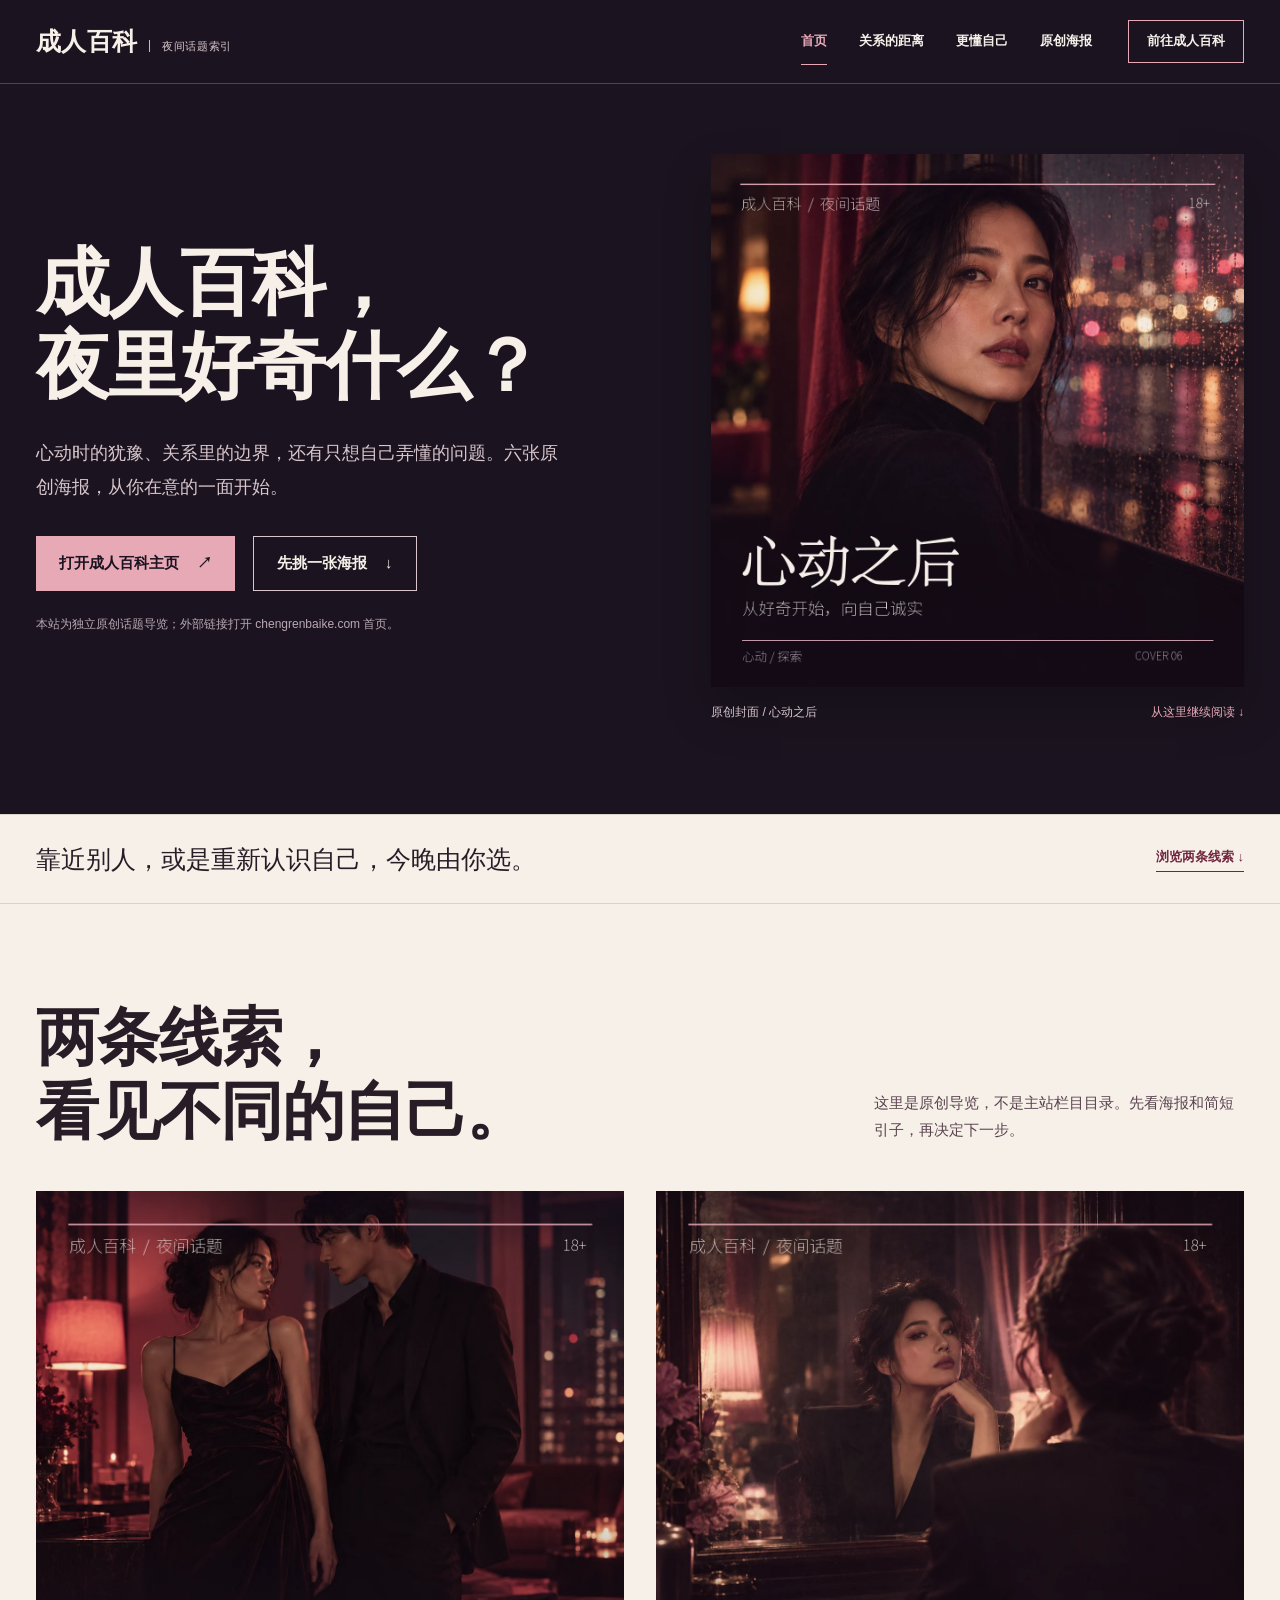
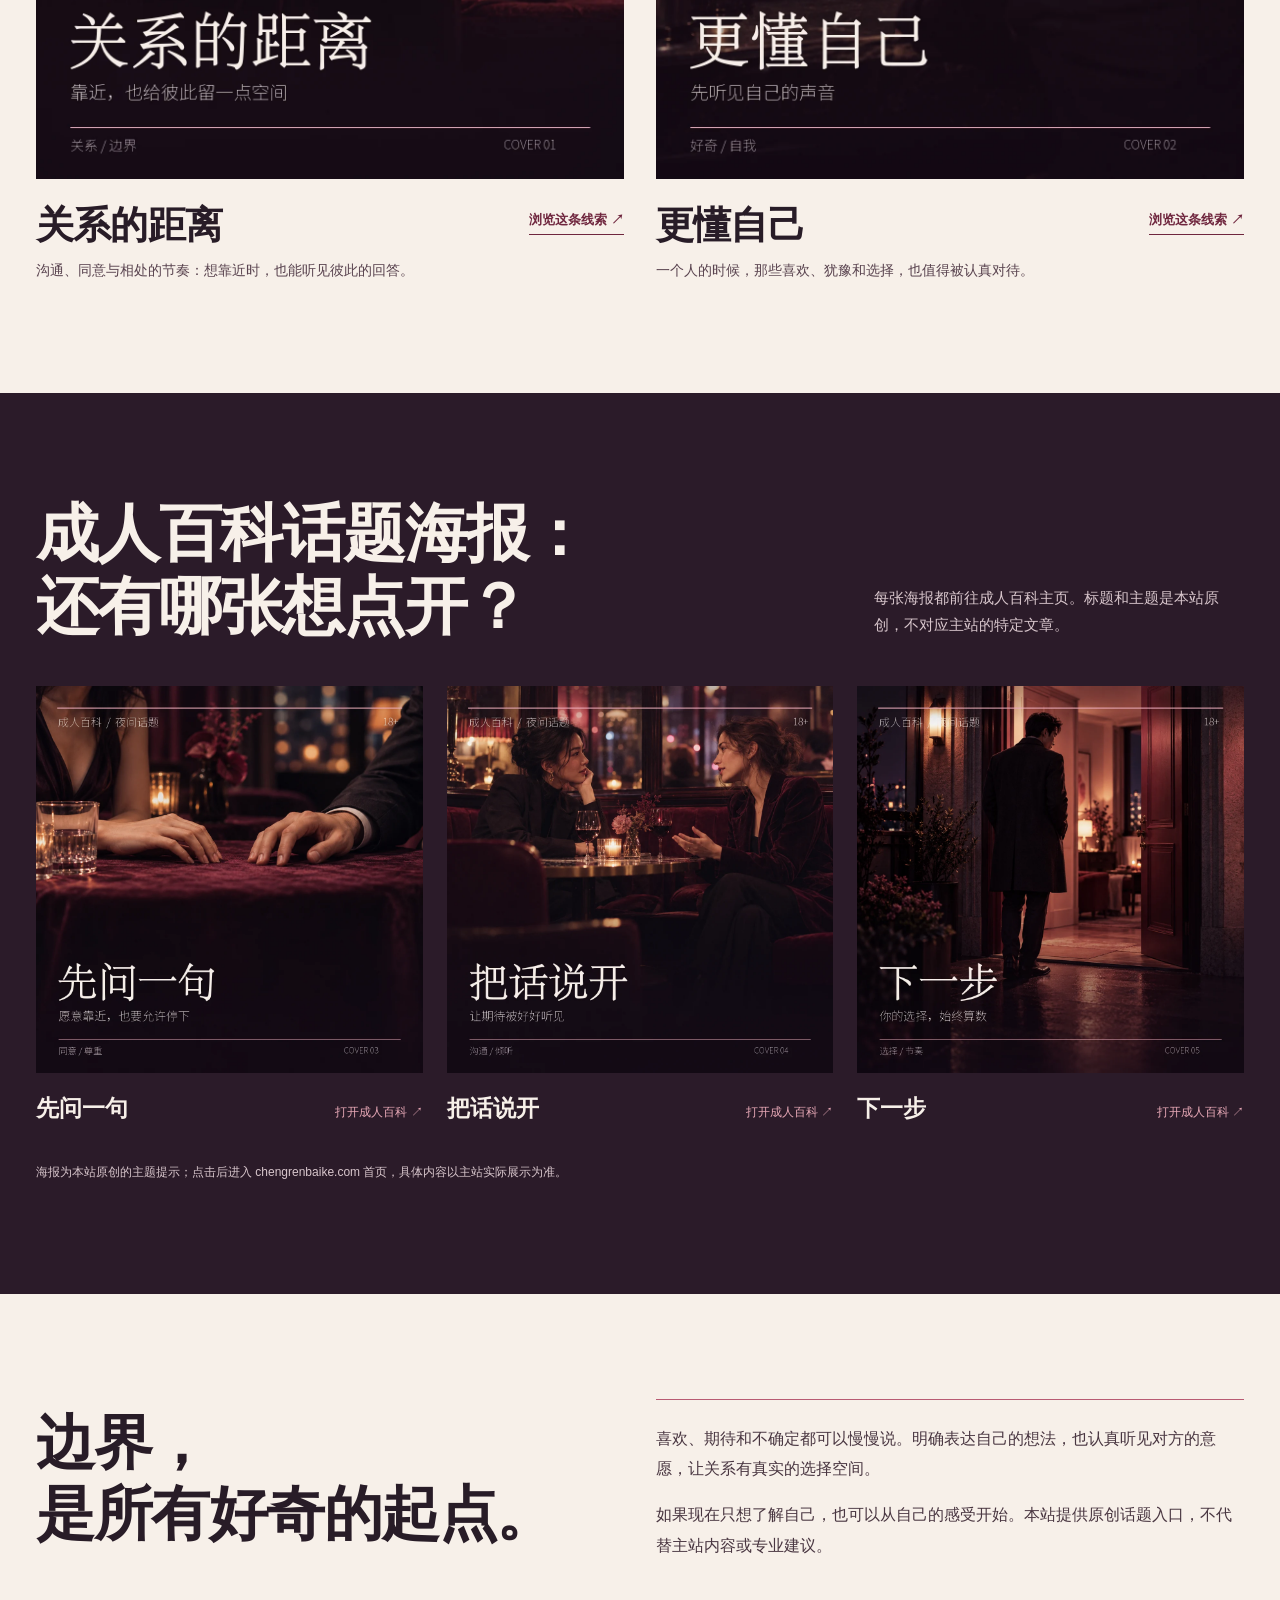
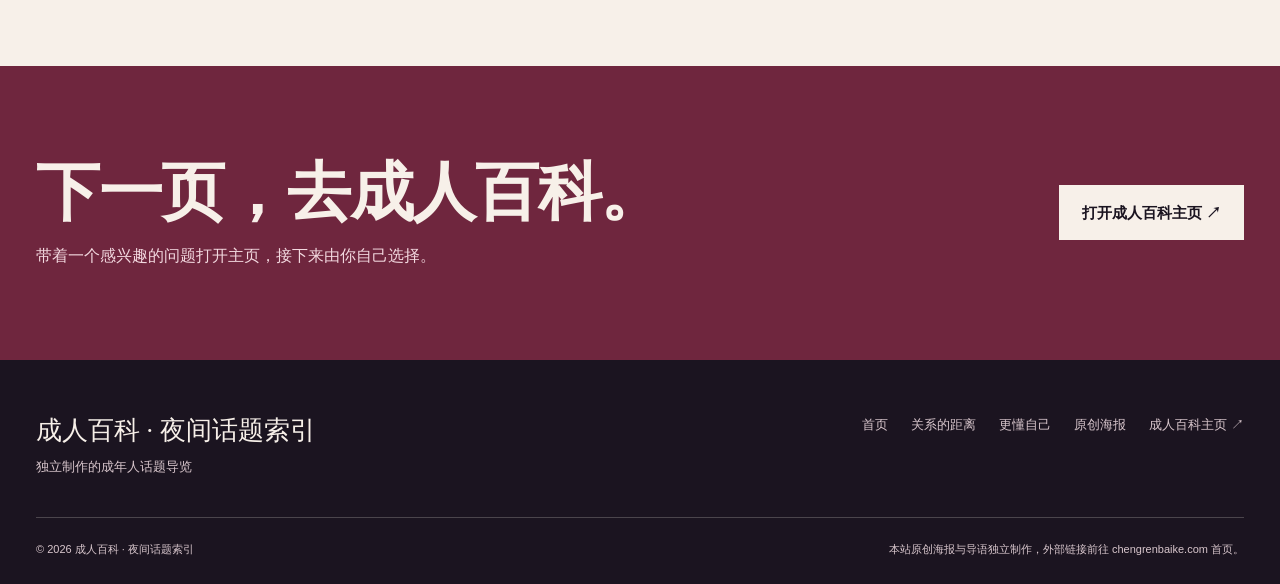
<file: index.html>
<!doctype html>
<html lang="zh-CN">
<head>
  <meta charset="utf-8">
  <meta name="viewport" content="width=device-width, initial-scale=1">
  <meta name="theme-color" content="#1b1420">
  <meta name="description" content="成人百科夜间话题索引：浏览六张原创成人主题海报，从亲密沟通、关系边界与自我探索出发，前往成人百科主页继续了解。">
  <meta name="keywords" content="成人百科,成人百科入口,成人话题海报,亲密关系,边界,自我探索">
  <meta property="og:type" content="website">
  <meta property="og:title" content="成人百科 · 夜间话题索引｜关系、边界与自我探索">
  <meta property="og:description" content="六张原创成人话题海报，两条夜间阅读线索，清楚前往成人百科主页。">
  <title>成人百科 · 夜间话题索引｜成人关系与自我探索海报</title>
  <link rel="icon" type="image/svg+xml" href="assets/favicon.svg">
  <link rel="stylesheet" href="assets/site.css">
</head>
<body>
  <a class="skip-link" href="#main">跳到主要内容</a>
  <header class="site-header"><div class="shell header-inner">
    <a class="brand" href="index.html" aria-label="成人百科夜间话题索引首页"><strong>成人百科</strong><span>夜间话题索引</span></a>
    <nav class="main-nav" aria-label="主导航"><a aria-current="page" href="index.html">首页</a><a href="relationship.html">关系的距离</a><a href="self.html">更懂自己</a><a href="#posters">原创海报</a></nav>
    <a class="header-link" href="https://chengrenbaike.com/" target="_blank" rel="noopener noreferrer">前往成人百科</a>
    <details class="mobile-nav"><summary aria-label="打开站点导航"><svg viewBox="0 0 24 24" fill="none" aria-hidden="true"><path d="M3 7h18M3 12h18M3 17h18"/></svg></summary><nav aria-label="手机导航"><a aria-current="page" href="index.html">首页</a><a href="relationship.html">关系的距离</a><a href="self.html">更懂自己</a><a href="#posters">原创海报</a><a href="https://chengrenbaike.com/" target="_blank" rel="noopener noreferrer">前往成人百科</a></nav></details>
  </div></header>
  <main id="main">
    <section class="hero" aria-labelledby="hero-title"><div class="shell hero-grid">
      <div class="hero-copy"><h1 id="hero-title"><span>成人百科，</span><span>夜里好奇什么？</span></h1><p class="hero-intro">心动时的犹豫、关系里的边界，还有只想自己弄懂的问题。六张原创海报，从你在意的一面开始。</p><div class="hero-actions"><a class="button button-primary" href="https://chengrenbaike.com/" target="_blank" rel="noopener noreferrer">打开成人百科主页 <span aria-hidden="true">↗</span></a><a class="button button-secondary" href="#routes">先挑一张海报 <span aria-hidden="true">↓</span></a></div><p class="hero-disclosure">本站为独立原创话题导览；外部链接打开 chengrenbaike.com 首页。</p></div>
      <a class="hero-cover" href="self.html" aria-label="查看更懂自己话题线索"><img src="assets/covers/curiosity.webp" alt="原创海报《心动之后》：夜晚窗前一位成年人的肖像，主题是心动与探索" width="1200" height="1200"><span class="cover-caption"><span>原创封面 / 心动之后</span><span>从这里继续阅读 ↓</span></span></a>
    </div></section>

    <div class="intro-strip"><div class="shell intro-strip-inner"><p>靠近别人，或是重新认识自己，今晚由你选。</p><a href="#routes">浏览两条线索 ↓</a></div></div>

    <section class="routes" id="routes" aria-labelledby="routes-title"><div class="shell">
      <div class="section-heading"><h2 id="routes-title">两条线索，<br>看见不同的自己。</h2><p>这里是原创导览，不是主站栏目目录。先看海报和简短引子，再决定下一步。</p></div>
      <div class="route-grid">
        <article><a class="route-cover" href="relationship.html" aria-label="浏览关系的距离"><img src="assets/covers/relationship.webp" alt="原创海报《关系的距离》：两位成年人的夜间肖像，讨论靠近与边界" width="1200" height="1200"></a><div class="route-info"><div><h3>关系的距离</h3><p>沟通、同意与相处的节奏：想靠近时，也能听见彼此的回答。</p></div><a href="relationship.html">浏览这条线索 ↗</a></div></article>
        <article><a class="route-cover" href="self.html" aria-label="浏览更懂自己"><img src="assets/covers/self.webp" alt="原创海报《更懂自己》：成年人在镜前凝视自己，讨论好奇与自我认识" width="1200" height="1200"></a><div class="route-info"><div><h3>更懂自己</h3><p>一个人的时候，那些喜欢、犹豫和选择，也值得被认真对待。</p></div><a href="self.html">浏览这条线索 ↗</a></div></article>
      </div>
    </div></section>

    <section class="poster-section" id="posters" aria-labelledby="posters-title"><div class="shell">
      <div class="section-heading"><h2 id="posters-title">成人百科话题海报：<br>还有哪张想点开？</h2><p>每张海报都前往成人百科主页。标题和主题是本站原创，不对应主站的特定文章。</p></div>
      <div class="poster-grid">
        <a class="poster-tile" href="https://chengrenbaike.com/" target="_blank" rel="noopener noreferrer" aria-label="先问一句：打开成人百科主页"><img src="assets/covers/consent.webp" alt="原创海报《先问一句》：两位成年人隔着桌面靠近的手，主题是同意与尊重" width="1200" height="1200"><span class="poster-tile-meta"><strong>先问一句</strong><span>打开成人百科 ↗</span></span></a>
        <a class="poster-tile" href="https://chengrenbaike.com/" target="_blank" rel="noopener noreferrer" aria-label="把话说开：打开成人百科主页"><img src="assets/covers/conversation.webp" alt="原创海报《把话说开》：两位成年女性在夜间交谈，主题是沟通与倾听" width="1200" height="1200"><span class="poster-tile-meta"><strong>把话说开</strong><span>打开成人百科 ↗</span></span></a>
        <a class="poster-tile" href="https://chengrenbaike.com/" target="_blank" rel="noopener noreferrer" aria-label="下一步：打开成人百科主页"><img src="assets/covers/choice.webp" alt="原创海报《下一步》：一位成年人站在夜间敞开的门前，主题是自主选择" width="1200" height="1200"><span class="poster-tile-meta"><strong>下一步</strong><span>打开成人百科 ↗</span></span></a>
      </div><p class="poster-disclosure">海报为本站原创的主题提示；点击后进入 chengrenbaike.com 首页，具体内容以主站实际展示为准。</p>
    </div></section>

    <section class="editorial-note" aria-labelledby="note-title"><div class="shell note-grid"><h2 id="note-title">边界，<br>是所有好奇的起点。</h2><div class="note-copy"><p>喜欢、期待和不确定都可以慢慢说。明确表达自己的想法，也认真听见对方的意愿，让关系有真实的选择空间。</p><p>如果现在只想了解自己，也可以从自己的感受开始。本站提供原创话题入口，不代替主站内容或专业建议。</p></div></div></section>
    <section class="closing" aria-labelledby="closing-title"><div class="shell closing-inner"><div><h2 id="closing-title">下一页，去成人百科。</h2><p>带着一个感兴趣的问题打开主页，接下来由你自己选择。</p></div><a class="button" href="https://chengrenbaike.com/" target="_blank" rel="noopener noreferrer">打开成人百科主页 ↗</a></div></section>
  </main>
  <footer class="site-footer"><div class="shell"><div class="footer-top"><div><a class="footer-brand" href="index.html">成人百科 · 夜间话题索引</a><p>独立制作的成年人话题导览</p></div><nav class="footer-nav" aria-label="页脚导航"><a href="index.html">首页</a><a href="relationship.html">关系的距离</a><a href="self.html">更懂自己</a><a href="#posters">原创海报</a><a href="https://chengrenbaike.com/" target="_blank" rel="noopener noreferrer">成人百科主页 ↗</a></nav></div><div class="footer-bottom"><span>© 2026 成人百科 · 夜间话题索引</span><span>本站原创海报与导语独立制作，外部链接前往 chengrenbaike.com 首页。</span></div></div></footer>
</body>
</html>
</file>
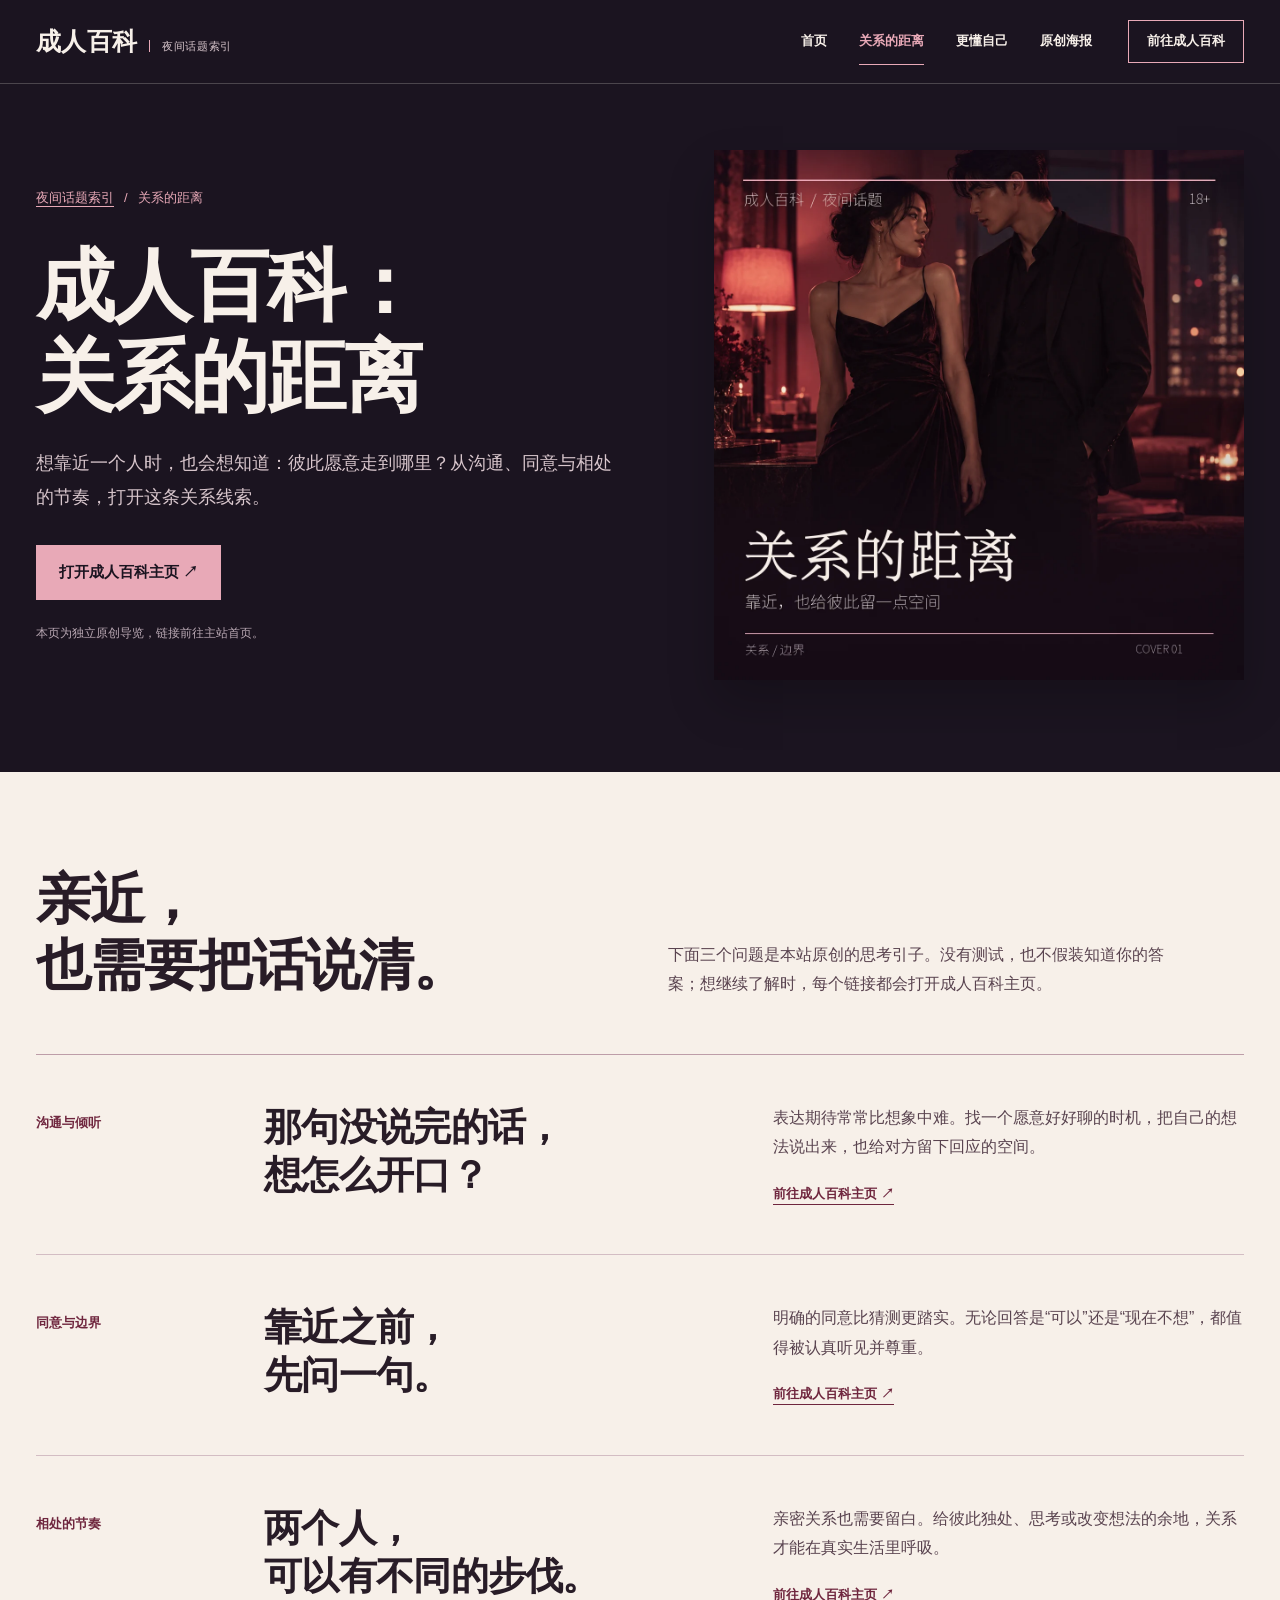
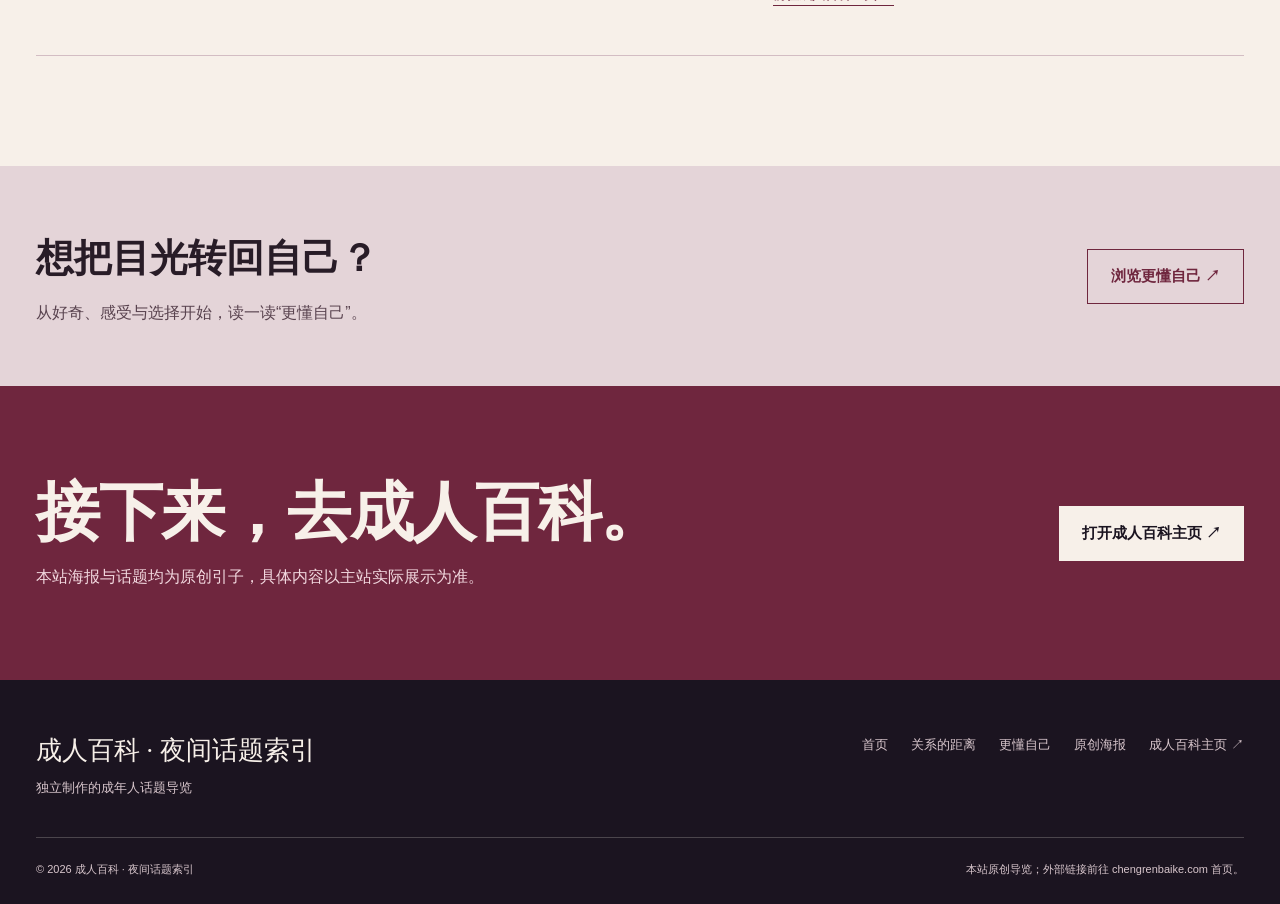
<file: relationship.html>
<!doctype html>
<html lang="zh-CN">
<head>
  <meta charset="utf-8">
  <meta name="viewport" content="width=device-width, initial-scale=1">
  <meta name="theme-color" content="#1b1420">
  <meta name="description" content="成人百科关系话题导览：从沟通、同意与相处节奏出发，浏览原创海报《关系的距离》，然后前往成人百科主页。">
  <meta name="keywords" content="成人百科,成人百科入口,亲密关系,关系边界,沟通,同意">
  <meta property="og:type" content="website">
  <meta property="og:title" content="成人百科 · 关系的距离｜夜间话题索引">
  <meta property="og:description" content="想靠近时，也听见彼此的边界。原创海报和关系话题导览。">
  <title>成人百科 · 关系的距离｜沟通、同意与亲密边界</title>
  <link rel="icon" type="image/svg+xml" href="assets/favicon.svg">
  <link rel="stylesheet" href="assets/site.css">
</head>
<body>
  <a class="skip-link" href="#main">跳到主要内容</a>
  <header class="site-header"><div class="shell header-inner">
    <a class="brand" href="index.html" aria-label="成人百科夜间话题索引首页"><strong>成人百科</strong><span>夜间话题索引</span></a>
    <nav class="main-nav" aria-label="主导航"><a href="index.html">首页</a><a aria-current="page" href="relationship.html">关系的距离</a><a href="self.html">更懂自己</a><a href="index.html#posters">原创海报</a></nav>
    <a class="header-link" href="https://chengrenbaike.com/" target="_blank" rel="noopener noreferrer">前往成人百科</a>
    <details class="mobile-nav"><summary aria-label="打开站点导航"><svg viewBox="0 0 24 24" fill="none" aria-hidden="true"><path d="M3 7h18M3 12h18M3 17h18"/></svg></summary><nav aria-label="手机导航"><a href="index.html">首页</a><a aria-current="page" href="relationship.html">关系的距离</a><a href="self.html">更懂自己</a><a href="index.html#posters">原创海报</a><a href="https://chengrenbaike.com/" target="_blank" rel="noopener noreferrer">前往成人百科</a></nav></details>
  </div></header>
  <main id="main">
    <section class="page-hero" aria-labelledby="page-title"><div class="shell page-hero-grid"><div><p class="breadcrumbs"><a href="index.html">夜间话题索引</a><span aria-hidden="true">/</span><span>关系的距离</span></p><h1 id="page-title">成人百科：<br>关系的距离</h1><p class="lede">想靠近一个人时，也会想知道：彼此愿意走到哪里？从沟通、同意与相处的节奏，打开这条关系线索。</p><a class="button button-primary" href="https://chengrenbaike.com/" target="_blank" rel="noopener noreferrer">打开成人百科主页 ↗</a><p class="hero-disclosure">本页为独立原创导览，链接前往主站首页。</p></div><div class="page-hero-cover"><img src="assets/covers/relationship.webp" alt="原创海报《关系的距离》：两位成年人在夜间相视，主题是靠近与边界" width="1200" height="1200"></div></div></section>
    <section class="reading" aria-labelledby="reading-title"><div class="shell"><div class="reading-intro"><h2 id="reading-title">亲近，<br>也需要把话说清。</h2><p>下面三个问题是本站原创的思考引子。没有测试，也不假装知道你的答案；想继续了解时，每个链接都会打开成人百科主页。</p></div>
      <article class="reading-row"><div class="topic">沟通与倾听</div><h3>那句没说完的话，<br>想怎么开口？</h3><div><p>表达期待常常比想象中难。找一个愿意好好聊的时机，把自己的想法说出来，也给对方留下回应的空间。</p><a class="text-link" href="https://chengrenbaike.com/" target="_blank" rel="noopener noreferrer">前往成人百科主页 ↗</a></div></article>
      <article class="reading-row"><div class="topic">同意与边界</div><h3>靠近之前，<br>先问一句。</h3><div><p>明确的同意比猜测更踏实。无论回答是“可以”还是“现在不想”，都值得被认真听见并尊重。</p><a class="text-link" href="https://chengrenbaike.com/" target="_blank" rel="noopener noreferrer">前往成人百科主页 ↗</a></div></article>
      <article class="reading-row"><div class="topic">相处的节奏</div><h3>两个人，<br>可以有不同的步伐。</h3><div><p>亲密关系也需要留白。给彼此独处、思考或改变想法的余地，关系才能在真实生活里呼吸。</p><a class="text-link" href="https://chengrenbaike.com/" target="_blank" rel="noopener noreferrer">前往成人百科主页 ↗</a></div></article>
    </div></section>
    <section class="related"><div class="shell related-inner"><div><h2>想把目光转回自己？</h2><p>从好奇、感受与选择开始，读一读“更懂自己”。</p></div><a class="button" href="self.html">浏览更懂自己 ↗</a></div></section>
    <section class="closing" aria-labelledby="closing-title"><div class="shell closing-inner"><div><h2 id="closing-title">接下来，去成人百科。</h2><p>本站海报与话题均为原创引子，具体内容以主站实际展示为准。</p></div><a class="button" href="https://chengrenbaike.com/" target="_blank" rel="noopener noreferrer">打开成人百科主页 ↗</a></div></section>
  </main>
  <footer class="site-footer"><div class="shell"><div class="footer-top"><div><a class="footer-brand" href="index.html">成人百科 · 夜间话题索引</a><p>独立制作的成年人话题导览</p></div><nav class="footer-nav" aria-label="页脚导航"><a href="index.html">首页</a><a href="relationship.html">关系的距离</a><a href="self.html">更懂自己</a><a href="index.html#posters">原创海报</a><a href="https://chengrenbaike.com/" target="_blank" rel="noopener noreferrer">成人百科主页 ↗</a></nav></div><div class="footer-bottom"><span>© 2026 成人百科 · 夜间话题索引</span><span>本站原创导览；外部链接前往 chengrenbaike.com 首页。</span></div></div></footer>
</body>
</html>
</file>
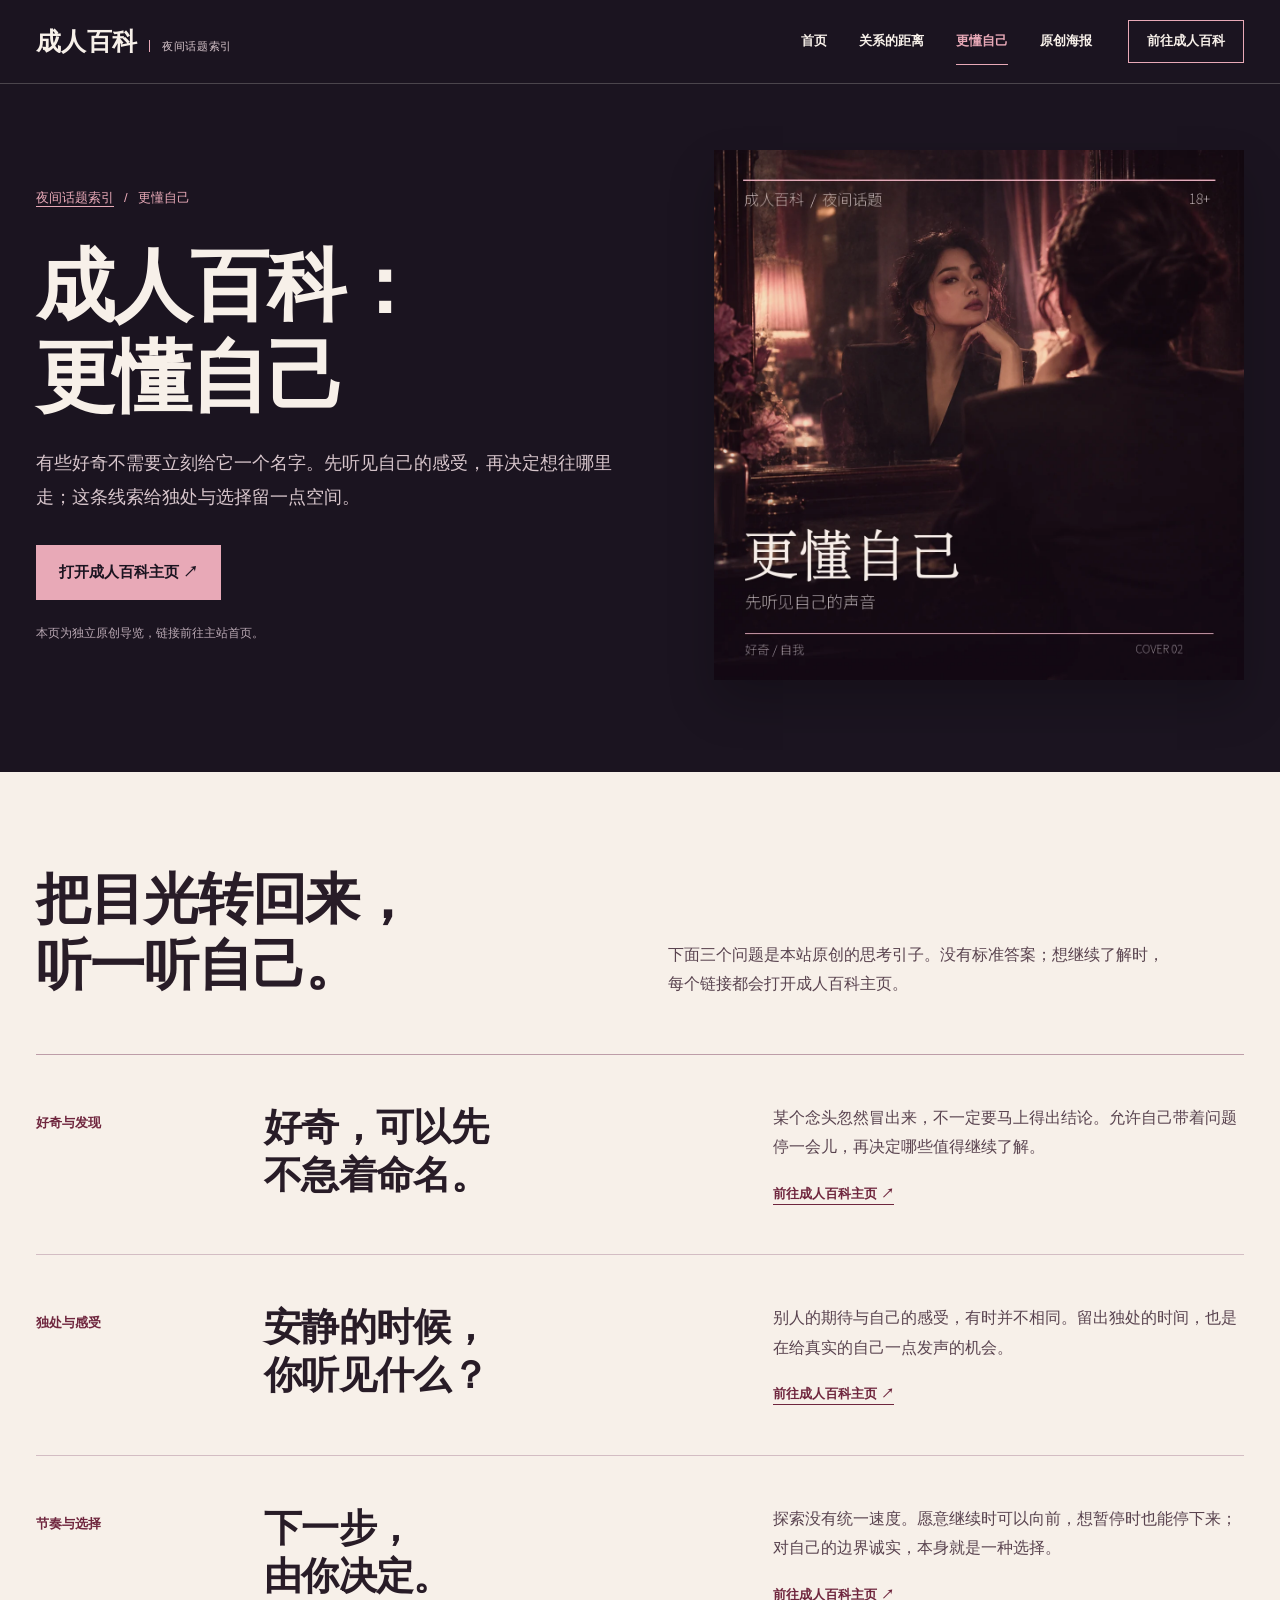
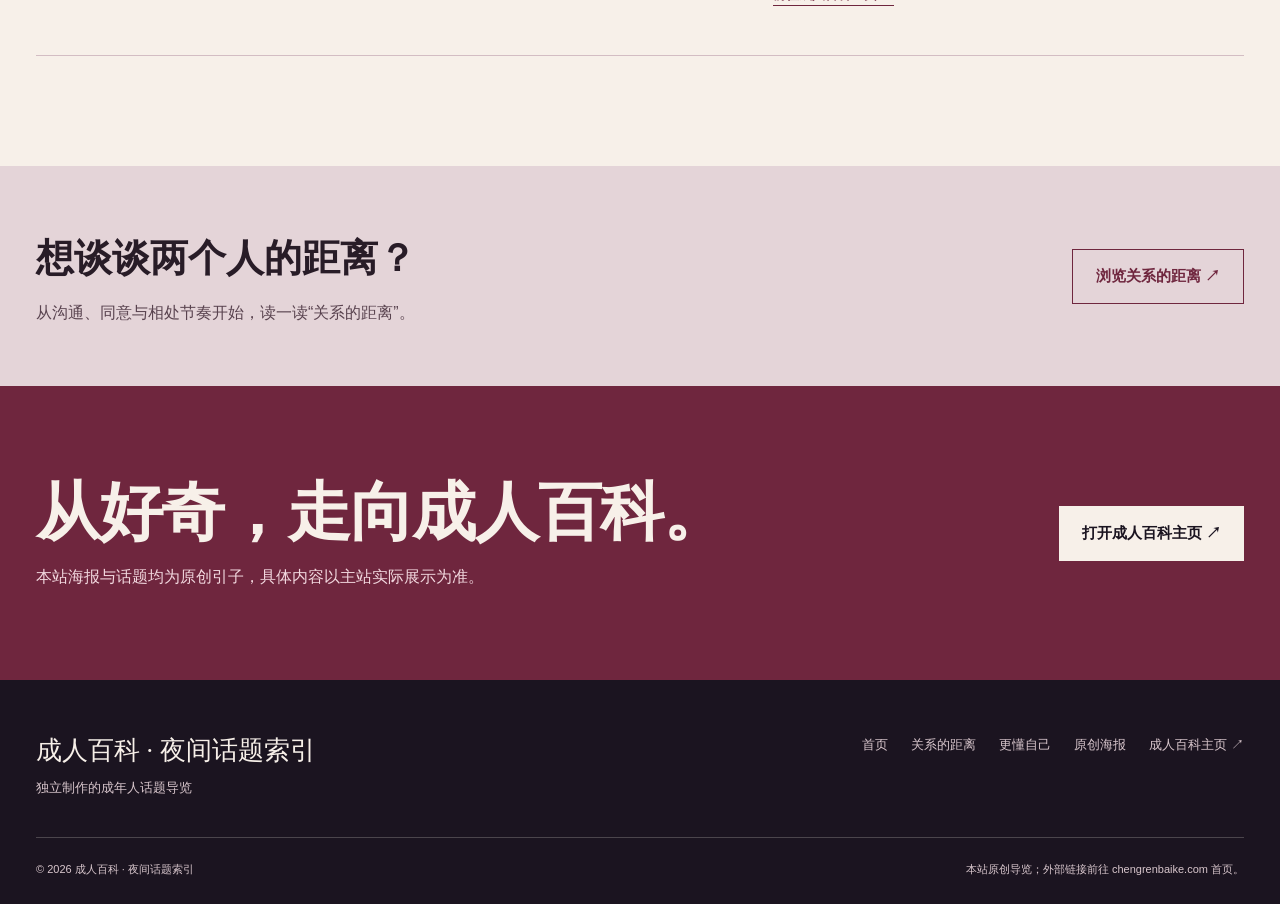
<file: self.html>
<!doctype html>
<html lang="zh-CN">
<head>
  <meta charset="utf-8">
  <meta name="viewport" content="width=device-width, initial-scale=1">
  <meta name="theme-color" content="#1b1420">
  <meta name="description" content="成人百科自我探索话题导览：从好奇、独处和自主选择出发，浏览原创海报《更懂自己》，然后前往成人百科主页。">
  <meta name="keywords" content="成人百科,成人百科入口,自我探索,成人好奇,自主选择">
  <meta property="og:type" content="website">
  <meta property="og:title" content="成人百科 · 更懂自己｜夜间话题索引">
  <meta property="og:description" content="关于好奇、感受和选择的原创海报与夜间话题导览。">
  <title>成人百科 · 更懂自己｜好奇、感受与自我探索</title>
  <link rel="icon" type="image/svg+xml" href="assets/favicon.svg">
  <link rel="stylesheet" href="assets/site.css">
</head>
<body>
  <a class="skip-link" href="#main">跳到主要内容</a>
  <header class="site-header"><div class="shell header-inner">
    <a class="brand" href="index.html" aria-label="成人百科夜间话题索引首页"><strong>成人百科</strong><span>夜间话题索引</span></a>
    <nav class="main-nav" aria-label="主导航"><a href="index.html">首页</a><a href="relationship.html">关系的距离</a><a aria-current="page" href="self.html">更懂自己</a><a href="index.html#posters">原创海报</a></nav>
    <a class="header-link" href="https://chengrenbaike.com/" target="_blank" rel="noopener noreferrer">前往成人百科</a>
    <details class="mobile-nav"><summary aria-label="打开站点导航"><svg viewBox="0 0 24 24" fill="none" aria-hidden="true"><path d="M3 7h18M3 12h18M3 17h18"/></svg></summary><nav aria-label="手机导航"><a href="index.html">首页</a><a href="relationship.html">关系的距离</a><a aria-current="page" href="self.html">更懂自己</a><a href="index.html#posters">原创海报</a><a href="https://chengrenbaike.com/" target="_blank" rel="noopener noreferrer">前往成人百科</a></nav></details>
  </div></header>
  <main id="main">
    <section class="page-hero" aria-labelledby="page-title"><div class="shell page-hero-grid"><div><p class="breadcrumbs"><a href="index.html">夜间话题索引</a><span aria-hidden="true">/</span><span>更懂自己</span></p><h1 id="page-title">成人百科：<br>更懂自己</h1><p class="lede">有些好奇不需要立刻给它一个名字。先听见自己的感受，再决定想往哪里走；这条线索给独处与选择留一点空间。</p><a class="button button-primary" href="https://chengrenbaike.com/" target="_blank" rel="noopener noreferrer">打开成人百科主页 ↗</a><p class="hero-disclosure">本页为独立原创导览，链接前往主站首页。</p></div><div class="page-hero-cover"><img src="assets/covers/self.webp" alt="原创海报《更懂自己》：一位成年人凝视镜中的自己，主题是好奇与自我认识" width="1200" height="1200"></div></div></section>
    <section class="reading" aria-labelledby="reading-title"><div class="shell"><div class="reading-intro"><h2 id="reading-title">把目光转回来，<br>听一听自己。</h2><p>下面三个问题是本站原创的思考引子。没有标准答案；想继续了解时，每个链接都会打开成人百科主页。</p></div>
      <article class="reading-row"><div class="topic">好奇与发现</div><h3>好奇，可以先<br>不急着命名。</h3><div><p>某个念头忽然冒出来，不一定要马上得出结论。允许自己带着问题停一会儿，再决定哪些值得继续了解。</p><a class="text-link" href="https://chengrenbaike.com/" target="_blank" rel="noopener noreferrer">前往成人百科主页 ↗</a></div></article>
      <article class="reading-row"><div class="topic">独处与感受</div><h3>安静的时候，<br>你听见什么？</h3><div><p>别人的期待与自己的感受，有时并不相同。留出独处的时间，也是在给真实的自己一点发声的机会。</p><a class="text-link" href="https://chengrenbaike.com/" target="_blank" rel="noopener noreferrer">前往成人百科主页 ↗</a></div></article>
      <article class="reading-row"><div class="topic">节奏与选择</div><h3>下一步，<br>由你决定。</h3><div><p>探索没有统一速度。愿意继续时可以向前，想暂停时也能停下来；对自己的边界诚实，本身就是一种选择。</p><a class="text-link" href="https://chengrenbaike.com/" target="_blank" rel="noopener noreferrer">前往成人百科主页 ↗</a></div></article>
    </div></section>
    <section class="related"><div class="shell related-inner"><div><h2>想谈谈两个人的距离？</h2><p>从沟通、同意与相处节奏开始，读一读“关系的距离”。</p></div><a class="button" href="relationship.html">浏览关系的距离 ↗</a></div></section>
    <section class="closing" aria-labelledby="closing-title"><div class="shell closing-inner"><div><h2 id="closing-title">从好奇，走向成人百科。</h2><p>本站海报与话题均为原创引子，具体内容以主站实际展示为准。</p></div><a class="button" href="https://chengrenbaike.com/" target="_blank" rel="noopener noreferrer">打开成人百科主页 ↗</a></div></section>
  </main>
  <footer class="site-footer"><div class="shell"><div class="footer-top"><div><a class="footer-brand" href="index.html">成人百科 · 夜间话题索引</a><p>独立制作的成年人话题导览</p></div><nav class="footer-nav" aria-label="页脚导航"><a href="index.html">首页</a><a href="relationship.html">关系的距离</a><a href="self.html">更懂自己</a><a href="index.html#posters">原创海报</a><a href="https://chengrenbaike.com/" target="_blank" rel="noopener noreferrer">成人百科主页 ↗</a></nav></div><div class="footer-bottom"><span>© 2026 成人百科 · 夜间话题索引</span><span>本站原创导览；外部链接前往 chengrenbaike.com 首页。</span></div></div></footer>
</body>
</html>
</file>
<file: assets/site.css>
:root{--night:#1b1420;--night-soft:#2b1b29;--wine:#6f263e;--rose:#b85b73;--blush:#e8a9b7;--ivory:#f7f0e9;--muted:#d8c6cc;--ink:#281c27;--line:rgba(247,240,233,.22);--max:1240px}
*{box-sizing:border-box}
html{scroll-behavior:smooth}
body{margin:0;background:var(--night);color:var(--ivory);font:16px/1.7 "Noto Sans SC","Microsoft YaHei","PingFang SC",sans-serif}
body::-webkit-scrollbar{width:10px}body::-webkit-scrollbar-track{background:var(--night)}body::-webkit-scrollbar-thumb{background:var(--wine);border:2px solid var(--night)}
::selection{background:var(--blush);color:var(--night)}
img{display:block;max-width:100%;height:auto}
a{color:inherit;text-decoration:none}
button,summary{font:inherit}
a:focus-visible,summary:focus-visible{outline:3px solid var(--blush);outline-offset:5px}
h1,h2,h3,p{margin-top:0}
h1,h2,h3{font-family:"STSong","Songti SC","SimSun",serif;font-weight:600;text-wrap:balance}
.shell{width:min(calc(100% - 72px),var(--max));margin-inline:auto}
.skip-link{position:absolute;z-index:60;top:-100px;left:18px;padding:9px 17px;background:var(--ivory);color:var(--night)}.skip-link:focus{top:12px}
.site-header{position:relative;z-index:30;border-bottom:1px solid var(--line);background:var(--night)}
.header-inner{display:flex;align-items:center;gap:36px;min-height:83px}
.brand{display:flex;align-items:baseline;gap:12px;min-width:max-content;line-height:1.1}
.brand strong{font-family:"STSong","Songti SC","SimSun",serif;font-size:25px;font-weight:600;letter-spacing:.01em}
.brand span{border-left:1px solid var(--blush);padding-left:12px;font-size:11px;letter-spacing:.06em;color:var(--muted)}
.main-nav{display:flex;align-items:center;gap:32px;margin-left:auto;font-size:13px;font-weight:600}
.main-nav a{padding:12px 0;border-bottom:1px solid transparent;white-space:nowrap}
.main-nav a:hover,.main-nav a[aria-current=page]{color:var(--blush);border-color:var(--blush)}
.header-link{display:inline-flex;justify-content:center;align-items:center;min-height:43px;padding:9px 18px;border:1px solid var(--blush);color:var(--ivory);font-size:13px;font-weight:700;white-space:nowrap}
.header-link:hover{background:var(--blush);color:var(--night)}
.mobile-nav{display:none}
.hero{padding:70px 0 92px;background:var(--night)}
.hero-grid{display:grid;grid-template-columns:1fr .91fr;align-items:center;gap:clamp(45px,7vw,110px)}
.hero-copy{max-width:620px}
.hero h1{font-size:clamp(4rem,5.8vw,5.3rem);letter-spacing:-.025em;line-height:1.12;margin:0 0 29px}
.hero h1 span{display:block}
.hero-intro{max-width:33rem;color:var(--muted);font-size:18px;line-height:1.85;margin:0 0 32px}
.hero-actions{display:flex;align-items:center;gap:18px;flex-wrap:wrap}
.button{display:inline-flex;align-items:center;justify-content:center;gap:18px;min-height:55px;padding:14px 23px;font-weight:700;font-size:15px;line-height:1.25;text-align:center;transition:background-color .2s ease,color .2s ease,border-color .2s ease}
.button-primary{background:var(--blush);color:var(--night)}.button-primary:hover{background:var(--ivory)}
.button-secondary{border:1px solid var(--muted);color:var(--ivory)}.button-secondary:hover{background:var(--ivory);color:var(--night)}
.hero-disclosure{color:#b9a8b3;font-size:12px;line-height:1.6;margin:24px 0 0}
.hero-cover{display:block;max-width:540px;position:relative}
.hero-cover img{width:100%;aspect-ratio:1;object-fit:cover;box-shadow:0 23px 45px rgba(0,0,0,.24)}
.cover-caption{display:flex;justify-content:space-between;gap:12px;margin-top:15px;color:var(--muted);font-size:12px}
.cover-caption span:last-child{color:var(--blush)}
.intro-strip{border-block:1px solid rgba(40,28,39,.14);background:var(--ivory);color:var(--ink)}
.intro-strip-inner{display:flex;align-items:center;justify-content:space-between;gap:30px;min-height:88px}
.intro-strip p{margin:0;font-family:"STSong","Songti SC","SimSun",serif;font-size:25px;line-height:1.4}
.intro-strip a{flex:none;color:var(--wine);font-size:13px;font-weight:700;border-bottom:1px solid currentColor;padding-bottom:3px}
.routes{background:var(--ivory);color:var(--ink);padding:98px 0 110px}
.section-heading{display:flex;align-items:end;justify-content:space-between;gap:30px;margin-bottom:42px}
.section-heading h2{font-size:clamp(2.6rem,4.9vw,4.9rem);letter-spacing:-.025em;line-height:1.17;margin:0}
.section-heading p{max-width:370px;margin:0 0 6px;font-size:15px;line-height:1.8;color:#59434f}
.route-grid{display:grid;grid-template-columns:1fr 1fr;gap:32px}
.route-cover{display:block;position:relative}
.route-cover img{width:100%;aspect-ratio:1;object-fit:cover;transition:transform .35s cubic-bezier(.2,.7,.2,1)}
.route-cover:hover img{transform:scale(1.016)}
.route-info{display:flex;align-items:start;justify-content:space-between;gap:25px;padding:23px 0 0}
.route-info h3{font-size:clamp(2.15rem,3vw,3.25rem);line-height:1.2;letter-spacing:-.02em;margin:0 0 10px}
.route-info p{font-size:14px;line-height:1.75;color:#59434f;max-width:430px;margin:0}
.route-info a{flex:none;color:var(--wine);font-size:13px;font-weight:700;border-bottom:1px solid currentColor;padding:7px 0 3px}
.poster-section{padding:105px 0 110px;background:var(--night-soft)}
.poster-section .section-heading p{color:var(--muted)}
.poster-grid{display:grid;grid-template-columns:repeat(3,minmax(0,1fr));gap:24px}
.poster-tile{display:block;min-width:0}
.poster-tile img{width:100%;aspect-ratio:1;object-fit:cover;transition:filter .2s ease,transform .35s cubic-bezier(.2,.7,.2,1)}
.poster-tile:hover img{filter:brightness(1.12);transform:translateY(-4px)}
.poster-tile-meta{display:flex;justify-content:space-between;gap:18px;align-items:baseline;padding:16px 0 0}
.poster-tile-meta strong{font-family:"STSong","Songti SC","SimSun",serif;font-size:23px;font-weight:600}
.poster-tile-meta span{color:var(--blush);font-size:12px;white-space:nowrap}
.poster-disclosure{margin:34px 0 0;color:var(--muted);font-size:12px;line-height:1.8}
.editorial-note{padding:105px 0;background:var(--ivory);color:var(--ink)}
.note-grid{display:grid;grid-template-columns:.9fr 1fr;gap:90px;align-items:center}
.note-grid h2{font-size:clamp(2.6rem,4.6vw,4.9rem);line-height:1.2;letter-spacing:-.025em;margin:0}
.note-copy{border-top:1px solid var(--rose);padding-top:24px;max-width:600px}
.note-copy p{font-size:16px;line-height:1.9;color:#493641;margin:0 0 16px}.note-copy p:last-child{margin-bottom:0}
.closing{padding:90px 0;background:var(--wine)}
.closing-inner{display:flex;justify-content:space-between;align-items:center;gap:50px}
.closing h2{font-size:clamp(2.6rem,5vw,5rem);line-height:1.16;letter-spacing:-.02em;margin:0 0 12px}
.closing p{color:#f2d8df;max-width:610px;margin:0}
.closing .button{flex:none;background:var(--ivory);color:var(--night)}.closing .button:hover{background:var(--blush)}
.site-footer{background:var(--night);color:var(--muted);padding:54px 0 26px}
.footer-top{display:flex;justify-content:space-between;gap:45px;padding-bottom:38px;border-bottom:1px solid var(--line)}
.footer-brand{display:block;font-family:"STSong","Songti SC","SimSun",serif;color:var(--ivory);font-size:26px;line-height:1.3;margin-bottom:9px}
.footer-top p{margin:0;font-size:13px}
.footer-nav{display:flex;align-items:start;gap:23px;flex-wrap:wrap;font-size:13px}.footer-nav a:hover{color:var(--ivory)}
.footer-bottom{display:flex;justify-content:space-between;gap:24px;padding-top:23px;font-size:11px;line-height:1.6}
.page-hero{padding:66px 0 92px;background:var(--night)}
.page-hero-grid{display:grid;grid-template-columns:1fr .9fr;align-items:center;gap:clamp(50px,7vw,110px)}
.breadcrumbs{display:flex;gap:10px;align-items:center;color:var(--blush);font-size:13px;margin:0 0 32px}.breadcrumbs a{text-decoration:underline;text-underline-offset:4px}
.page-hero h1{font-size:clamp(3.65rem,6.2vw,6rem);line-height:1.15;letter-spacing:-.025em;margin:0 0 24px}
.page-hero p.lede{max-width:38rem;color:var(--muted);font-size:18px;line-height:1.85;margin:0 0 31px}
.page-hero-cover img{width:100%;aspect-ratio:1;object-fit:cover;box-shadow:0 23px 45px rgba(0,0,0,.2)}
.reading{padding:95px 0 110px;background:var(--ivory);color:var(--ink)}
.reading-intro{display:grid;grid-template-columns:1fr 1fr;gap:55px;align-items:end;padding-bottom:55px;border-bottom:1px solid #bd9da8}
.reading-intro h2{font-size:clamp(2.5rem,4.3vw,4.5rem);line-height:1.2;letter-spacing:-.02em;margin:0}
.reading-intro p{max-width:510px;margin:0;color:#59434f;line-height:1.85}
.reading-row{display:grid;grid-template-columns:190px 1fr 1fr;gap:38px;align-items:start;padding:48px 0;border-bottom:1px solid #d3bdc3}
.reading-row .topic{font-size:13px;font-weight:700;color:var(--wine);padding-top:9px}
.reading-row h3{font-size:clamp(2rem,3vw,3rem);line-height:1.25;letter-spacing:-.018em;margin:0}
.reading-row p{color:#59434f;margin:0 0 17px;line-height:1.85}
.text-link{color:var(--wine);font-size:13px;font-weight:700;border-bottom:1px solid currentColor;padding-bottom:3px}
.related{background:#e4d4d8;color:var(--ink);padding:60px 0}
.related-inner{display:flex;justify-content:space-between;align-items:center;gap:40px}
.related h2{font-size:clamp(2rem,3vw,3rem);margin:0 0 8px}.related p{margin:0;color:#59434f}
.related .button{color:var(--wine);border:1px solid var(--wine)}.related .button:hover{background:var(--wine);color:var(--ivory)}
@media(max-width:1040px){.header-inner{gap:20px}.main-nav{gap:18px}.hero-grid,.page-hero-grid{gap:42px}.hero h1{font-size:clamp(3.5rem,6vw,5.3rem)}.reading-row{grid-template-columns:130px 1fr 1fr;gap:25px}}
@media(max-width:800px){.shell{width:min(calc(100% - 44px),var(--max))}.header-inner{min-height:72px}.main-nav,.header-link{display:none}.mobile-nav{display:block;margin-left:auto;position:relative}.mobile-nav summary{list-style:none;display:grid;place-items:center;width:44px;height:44px;border:1px solid var(--blush);cursor:pointer}.mobile-nav summary::-webkit-details-marker{display:none}.mobile-nav summary svg{width:21px;height:21px;stroke:var(--ivory);stroke-width:2}.mobile-nav nav{position:absolute;right:0;top:53px;display:flex;flex-direction:column;width:230px;padding:12px;background:var(--night);border:1px solid var(--blush);box-shadow:0 18px 35px rgba(0,0,0,.3)}.mobile-nav nav a{padding:10px 12px;font-size:14px}.mobile-nav nav a:hover{background:var(--wine)}.hero{padding:54px 0 69px}.hero-grid,.page-hero-grid{grid-template-columns:1fr;gap:35px}.hero-cover,.page-hero-cover{width:min(100%,560px);margin-inline:auto}.hero h1{font-size:clamp(3.7rem,9vw,5.7rem)}.route-grid{gap:20px}.route-info{display:block}.route-info a{display:inline-block;margin-top:12px}.poster-grid{gap:14px}.poster-tile-meta{display:block}.poster-tile-meta strong{display:block;font-size:19px}.poster-tile-meta span{display:block;margin-top:2px}.note-grid{gap:40px}.reading-row{grid-template-columns:100px 1fr;gap:15px}.reading-row p{grid-column:2}.related-inner{align-items:start}}
@media(max-width:600px){.shell{width:min(calc(100% - 34px),var(--max))}.brand strong{font-size:22px}.brand span{font-size:10px;padding-left:9px}.hero{padding:43px 0 61px}.hero h1{font-size:clamp(2.9rem,11vw,4.35rem);margin-bottom:19px}.hero-intro,.page-hero p.lede{font-size:15px;line-height:1.8}.hero-actions{display:grid;gap:10px}.hero-actions .button{width:100%}.hero-disclosure{margin-top:17px}.cover-caption{font-size:11px}.intro-strip-inner{display:block;padding:23px 0}.intro-strip p{font-size:21px}.intro-strip a{display:inline-block;margin-top:8px}.routes,.poster-section,.editorial-note,.reading{padding:70px 0}.section-heading{display:block;margin-bottom:27px}.section-heading h2{font-size:2.65rem;line-height:1.2}.section-heading p{margin-top:17px;font-size:14px}.route-grid,.poster-grid{grid-template-columns:1fr;gap:43px}.route-info{padding-top:16px}.route-info h3{font-size:2.3rem}.poster-tile-meta{display:flex}.poster-tile-meta strong{font-size:23px}.poster-disclosure{margin-top:27px}.note-grid{display:block}.note-grid h2{font-size:2.6rem;margin-bottom:28px}.note-copy{padding-top:21px}.note-copy p{font-size:15px}.closing{padding:67px 0}.closing-inner{display:block}.closing h2{font-size:2.8rem}.closing .button{width:100%;margin-top:25px}.footer-top,.footer-bottom{display:block}.footer-nav{margin-top:27px;gap:15px 20px}.footer-bottom span{display:block;margin-bottom:8px}.page-hero{padding:37px 0 65px}.breadcrumbs{margin-bottom:24px}.page-hero h1{font-size:clamp(3rem,10vw,4.3rem)}.page-hero .button{width:100%}.reading-intro{display:block;padding-bottom:35px}.reading-intro h2{font-size:2.6rem;margin-bottom:17px}.reading-row{grid-template-columns:1fr;gap:12px;padding:36px 0}.reading-row .topic{padding:0}.reading-row h3{font-size:2.25rem}.reading-row p{grid-column:auto}.related-inner{display:block}.related .button{width:100%;margin-top:21px}}
@media(prefers-reduced-motion:reduce){html{scroll-behavior:auto}*,*:before,*:after{transition-duration:.01ms!important;animation-duration:.01ms!important}}
</file>
